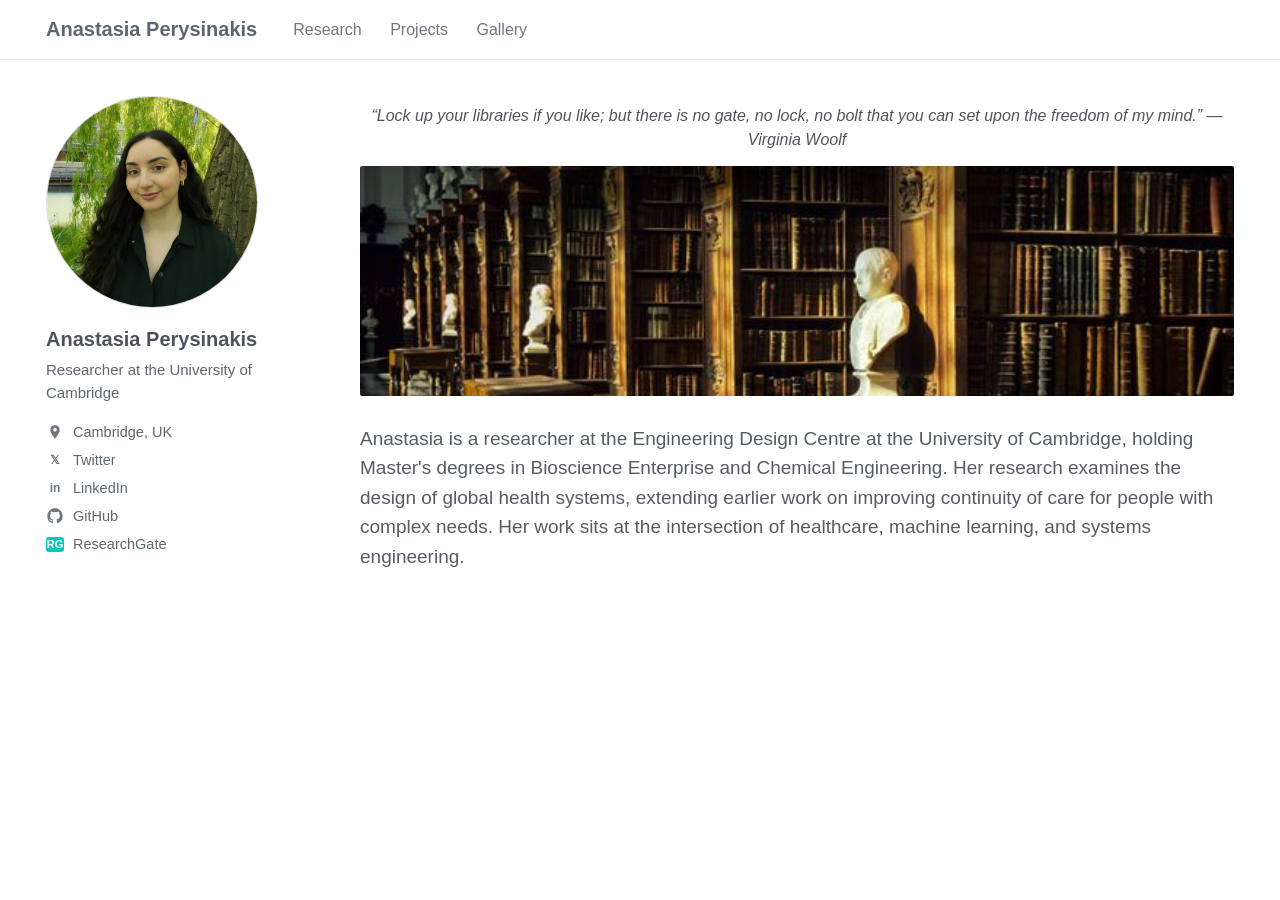
<file: index.html>
<!DOCTYPE html>
<html lang="en">
<head>
  <meta charset="UTF-8" />
  <meta name="viewport" content="width=device-width, initial-scale=1.0" />
  <title>Anastasia Perysinakis</title>
  <link rel="stylesheet" href="style.css" />
</head>
<body>
  <header>
    <a class="site-title" href="/">Anastasia Perysinakis</a>
    <nav>
      <a href="research.html">Research</a>
      <a href="projects.html">Projects</a>
      <a href="photography.html">Gallery</a>
    </nav>
  </header>

  <div class="container">
    <aside class="sidebar">
      <img class="profile-pic" src="images/profile2.jpeg" alt="Anastasia Perysinakis" />

      <h2>Anastasia Perysinakis</h2>
      <p class="role">Researcher at the University of Cambridge</p>

      <div class="info-item">
        <span class="icon">
          <svg viewBox="0 0 24 24" width="16" height="16" fill="currentColor">
            <path d="M12 2C8.13 2 5 5.13 5 9c0 5.25 7 13 7 13s7-7.75 7-13c0-3.87-3.13-7-7-7zm0 9.5A2.5 2.5 0 1 1 12 6a2.5 2.5 0 0 1 0 5.5z"/>
          </svg>
        </span>
        <span>Cambridge, UK</span>
      </div>

      <a class="social-link" href="https://x.com/APerysinakis" target="_blank" rel="noopener noreferrer">
        <span class="icon">𝕏</span>
        <span>Twitter</span>
      </a>

      <a class="social-link" href="https://www.linkedin.com/in/anastasia-perysinakis/" target="_blank" rel="noopener noreferrer">
        <span class="icon">in</span>
        <span>LinkedIn</span>
      </a>

      <a class="social-link" href="https://github.com/AnastasiaPerysinakis/" target="_blank" rel="noopener noreferrer">
        <span class="icon">
          <svg viewBox="0 0 24 24" width="16" height="16" fill="currentColor" aria-hidden="true">
            <path d="M12 .5C5.65.5.5 5.65.5 12a11.5 11.5 0 0 0 7.86 10.92c.58.11.79-.25.79-.56 0-.27-.01-1.17-.02-2.12-3.2.7-3.88-1.36-3.88-1.36-.52-1.32-1.28-1.67-1.28-1.67-1.05-.72.08-.71.08-.71 1.16.08 1.77 1.19 1.77 1.19 1.03 1.76 2.7 1.25 3.36.96.1-.75.4-1.25.73-1.54-2.55-.29-5.23-1.27-5.23-5.66 0-1.25.45-2.27 1.18-3.08-.12-.29-.51-1.46.11-3.04 0 0 .96-.31 3.14 1.18A10.9 10.9 0 0 1 12 6.03c.97 0 1.95.13 2.86.38 2.18-1.49 3.13-1.18 3.13-1.18.63 1.58.24 2.75.12 3.04.73.81 1.18 1.83 1.18 3.08 0 4.4-2.69 5.36-5.25 5.65.41.35.78 1.04.78 2.1 0 1.52-.01 2.75-.01 3.13 0 .31.2.68.8.56A11.5 11.5 0 0 0 23.5 12C23.5 5.65 18.35.5 12 .5z"/>
          </svg>
        </span>
        <span>GitHub</span>
      </a>

      <a class="social-link" href="https://www.researchgate.net/profile/Anastasia-Perysinakis-2/" target="_blank" rel="noopener noreferrer">
        <span class="icon rg-icon">RG</span>
        <span>ResearchGate</span>
      </a>
    </aside>

    <main class="main">
      <div class="hero-block">
        <div class="hero-quote">
          “Lock up your libraries if you like; but there is no gate, no lock, no bolt that you can set upon the freedom of my mind.” — Virginia Woolf
        </div>
      
          <div class="hero-banner">
            <div class="hero-caption">Wren Library - Trinity College, Cambridge</div>
          </div>
        </div>
      <div class="intro-text">
        <p>
          Anastasia is a researcher at the Engineering Design Centre at the University of Cambridge, holding Master's degrees in Bioscience Enterprise and Chemical Engineering. Her research examines the design of global health systems, extending earlier work on improving continuity of care for people with complex needs.  Her work sits at the intersection of healthcare, machine learning, and systems engineering.
        </p>
      </div>
    </main>
  </div>
</body>
</html>
</file>
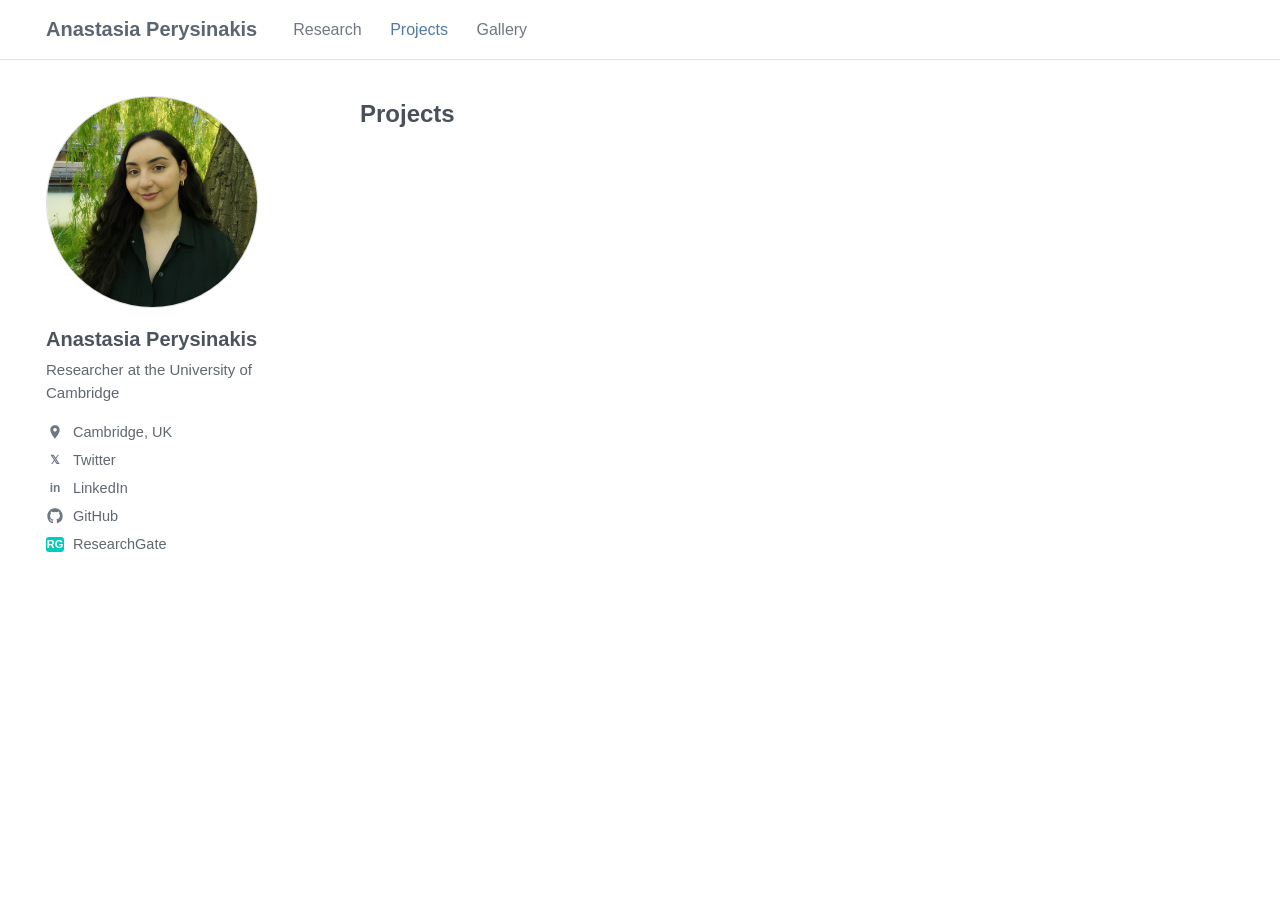
<file: projects.html>
<!DOCTYPE html>
<html lang="en">
<head>
  <meta charset="UTF-8" />
  <meta name="viewport" content="width=device-width, initial-scale=1.0" />
  <title>Projects | Anastasia Perysinakis</title>
  <link rel="stylesheet" href="style.css" />
</head>
<body>
  <header>
    <a class="site-title" href="/">Anastasia Perysinakis</a>
    <nav>
      <a href="research.html">Research</a>
      <a class="active" href="projects.html">Projects</a>
      <a href="photography.html">Gallery</a>
    </nav>
  </header>

  <div class="container">
    <aside class="sidebar">
      <img class="profile-pic" src="images/profile2.jpeg" alt="Anastasia Perysinakis" />
      <h2>Anastasia Perysinakis</h2>
      <p class="role">Researcher at the University of Cambridge</p>

      <div class="info-item">
        <span class="icon">
          <svg viewBox="0 0 24 24" width="16" height="16" fill="currentColor">
            <path d="M12 2C8.13 2 5 5.13 5 9c0 5.25 7 13 7 13s7-7.75 7-13c0-3.87-3.13-7-7-7zm0 9.5A2.5 2.5 0 1 1 12 6a2.5 2.5 0 0 1 0 5.5z"/>
          </svg>
        </span>
        <span>Cambridge, UK</span>
      </div>

      <a class="social-link" href="https://x.com/APerysinakis" target="_blank" rel="noopener noreferrer">
        <span class="icon">𝕏</span>
        <span>Twitter</span>
      </a>

      <a class="social-link" href="https://www.linkedin.com/in/anastasia-perysinakis/" target="_blank" rel="noopener noreferrer">
        <span class="icon">in</span>
        <span>LinkedIn</span>
      </a>

      <a class="social-link" href="https://github.com/AnastasiaPerysinakis/" target="_blank" rel="noopener noreferrer">
        <span class="icon">
          <svg viewBox="0 0 24 24" width="16" height="16" fill="currentColor" aria-hidden="true">
            <path d="M12 .5C5.65.5.5 5.65.5 12a11.5 11.5 0 0 0 7.86 10.92c.58.11.79-.25.79-.56 0-.27-.01-1.17-.02-2.12-3.2.7-3.88-1.36-3.88-1.36-.52-1.32-1.28-1.67-1.28-1.67-1.05-.72.08-.71.08-.71 1.16.08 1.77 1.19 1.77 1.19 1.03 1.76 2.7 1.25 3.36.96.1-.75.4-1.25.73-1.54-2.55-.29-5.23-1.27-5.23-5.66 0-1.25.45-2.27 1.18-3.08-.12-.29-.51-1.46.11-3.04 0 0 .96-.31 3.14 1.18A10.9 10.9 0 0 1 12 6.03c.97 0 1.95.13 2.86.38 2.18-1.49 3.13-1.18 3.13-1.18.63 1.58.24 2.75.12 3.04.73.81 1.18 1.83 1.18 3.08 0 4.4-2.69 5.36-5.25 5.65.41.35.78 1.04.78 2.1 0 1.52-.01 2.75-.01 3.13 0 .31.2.68.8.56A11.5 11.5 0 0 0 23.5 12C23.5 5.65 18.35.5 12 .5z"/>
          </svg>
        </span>
        <span>GitHub</span>
      </a>

      <a class="social-link" href="https://www.researchgate.net/profile/Anastasia-Perysinakis-2/" target="_blank" rel="noopener noreferrer">
        <span class="icon rg-icon">RG</span>
        <span>ResearchGate</span>
      </a>
    </aside>

    <main class="main section">
      <h1>Projects</h1>
    </main>
  </div>
</body>
</html>
</file>
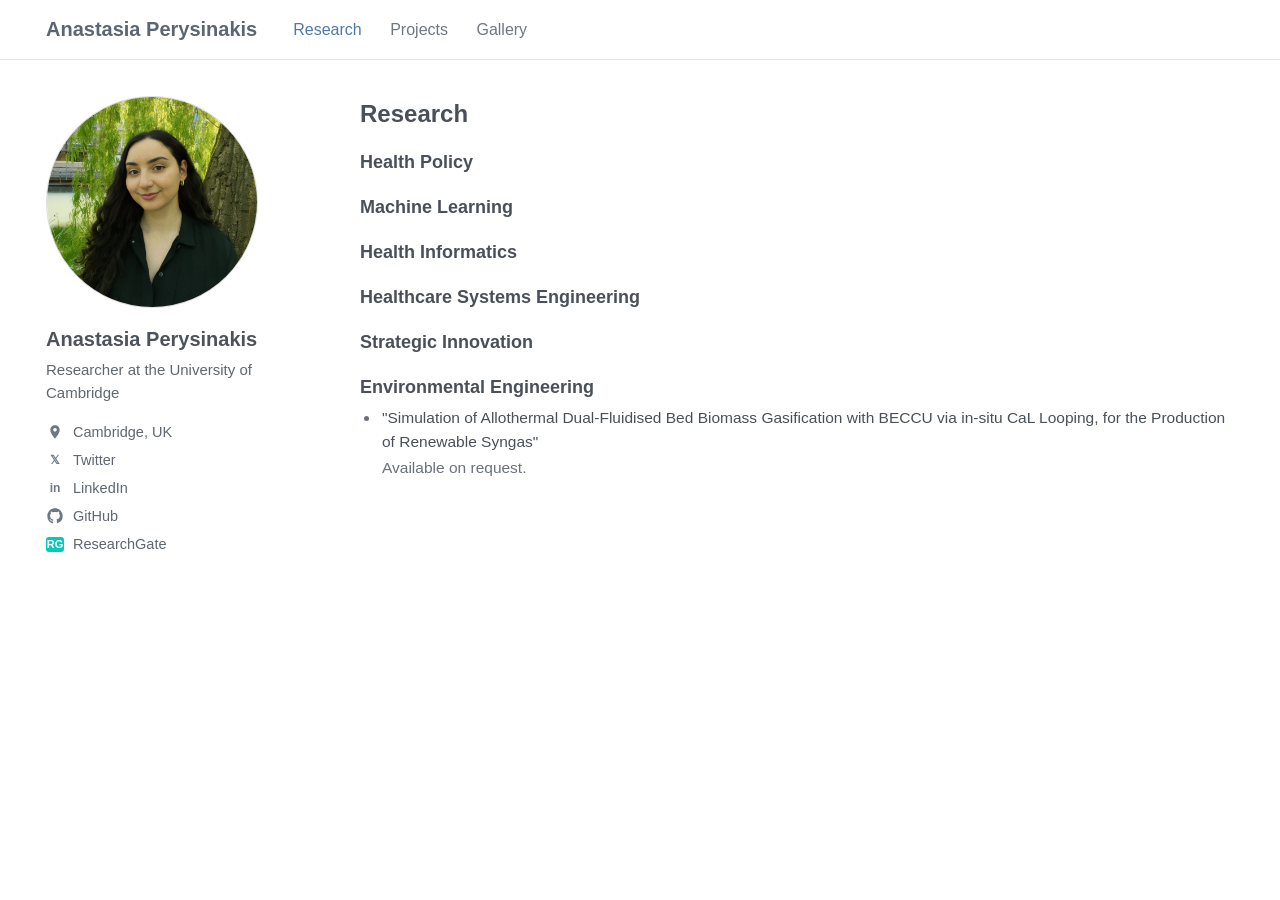
<file: research.html>
<!DOCTYPE html>
<html lang="en">
<head>
  <meta charset="UTF-8" />
  <meta name="viewport" content="width=device-width, initial-scale=1.0" />
  <title>Research | Anastasia Perysinakis</title>
  <link rel="stylesheet" href="style.css" />
</head>
<body>
  <header>
    <a class="site-title" href="/">Anastasia Perysinakis</a>
    <nav>
      <a class="active" href="research.html">Research</a>
      <a href="projects.html">Projects</a>
      <a href="photography.html">Gallery</a>
    </nav>
  </header>

  <div class="container">
    <aside class="sidebar">
      <img class="profile-pic" src="images/profile2.jpeg" alt="Anastasia Perysinakis" />

      <h2>Anastasia Perysinakis</h2>
      <p class="role">Researcher at the University of Cambridge</p>

      <div class="info-item">
        <span class="icon">
          <svg viewBox="0 0 24 24" width="16" height="16" fill="currentColor">
            <path d="M12 2C8.13 2 5 5.13 5 9c0 5.25 7 13 7 13s7-7.75 7-13c0-3.87-3.13-7-7-7zm0 9.5A2.5 2.5 0 1 1 12 6a2.5 2.5 0 0 1 0 5.5z"/>
          </svg>
        </span>
        <span>Cambridge, UK</span>
      </div>

      <a class="social-link" href="https://x.com/APerysinakis" target="_blank" rel="noopener noreferrer">
        <span class="icon">𝕏</span>
        <span>Twitter</span>
      </a>

      <a class="social-link" href="https://www.linkedin.com/in/anastasia-perysinakis/" target="_blank" rel="noopener noreferrer">
        <span class="icon">in</span>
        <span>LinkedIn</span>
      </a>

      <a class="social-link" href="https://github.com/AnastasiaPerysinakis/" target="_blank" rel="noopener noreferrer">
        <span class="icon">
          <svg viewBox="0 0 24 24" width="16" height="16" fill="currentColor" aria-hidden="true">
            <path d="M12 .5C5.65.5.5 5.65.5 12a11.5 11.5 0 0 0 7.86 10.92c.58.11.79-.25.79-.56 0-.27-.01-1.17-.02-2.12-3.2.7-3.88-1.36-3.88-1.36-.52-1.32-1.28-1.67-1.28-1.67-1.05-.72.08-.71.08-.71 1.16.08 1.77 1.19 1.77 1.19 1.03 1.76 2.7 1.25 3.36.96.1-.75.4-1.25.73-1.54-2.55-.29-5.23-1.27-5.23-5.66 0-1.25.45-2.27 1.18-3.08-.12-.29-.51-1.46.11-3.04 0 0 .96-.31 3.14 1.18A10.9 10.9 0 0 1 12 6.03c.97 0 1.95.13 2.86.38 2.18-1.49 3.13-1.18 3.13-1.18.63 1.58.24 2.75.12 3.04.73.81 1.18 1.83 1.18 3.08 0 4.4-2.69 5.36-5.25 5.65.41.35.78 1.04.78 2.1 0 1.52-.01 2.75-.01 3.13 0 .31.2.68.8.56A11.5 11.5 0 0 0 23.5 12C23.5 5.65 18.35.5 12 .5z"/>
          </svg>
        </span>
        <span>GitHub</span>
      </a>

      <a class="social-link" href="https://www.researchgate.net/profile/Anastasia-Perysinakis-2/" target="_blank" rel="noopener noreferrer">
        <span class="icon rg-icon">RG</span>
        <span>ResearchGate</span>
      </a>
    </aside>

    <main class="main section">
      <h1>Research</h1>

      <h2>Health Policy</h2>

      <h2>Machine Learning</h2>

      <h2>Health Informatics</h2>

      <h2>Healthcare Systems Engineering</h2>

      <h2>Strategic Innovation</h2>
      <ul>
      </ul>

      <h2>Environmental Engineering</h2>
      <ul>
        <li>
          <strong>"Simulation of Allothermal Dual-Fluidised Bed Biomass Gasification with BECCU via in-situ CaL Looping, for the Production of Renewable Syngas"</strong>
          <span class="paper-meta">
            Available on request.
          </span>
        </li>
      </ul>
    </main>
  </div>
</body>
</html>
</file>
<file: style.css>
body {
  margin: 0;
  font-family: -apple-system, BlinkMacSystemFont, "Segoe UI", Roboto, sans-serif;
  background: #ffffff;
  color: #4a4f57;
}

header {
  position: sticky;
  top: 0;
  z-index: 1000;
  display: flex;
  align-items: center;
  gap: 36px;
  padding: 18px 46px;
  border-bottom: 1px solid #e3e3e3;
  background: #ffffff;
}

.site-title {
  font-size: 20px;
  font-weight: 700;
  color: #5b6672;
  text-decoration: none;
}

nav a {
  margin-right: 24px;
  text-decoration: none;
  color: #6f7781;
  font-size: 16px;
}

nav a:hover,
nav a.active {
  color: #4f79a8;
}

.container {
  max-width: 1280px;
  margin: 0 auto;
  display: flex;
  gap: 64px;
  padding: 36px 46px 56px;
  box-sizing: border-box;
}

.sidebar {
  width: 250px;
  flex-shrink: 0;
}

.profile-pic {
  width: 210px;
  height: 210px;
  border-radius: 50%;
  object-fit: cover;
  border: 1px solid #dddddd;
  display: block;
  margin-bottom: 20px;
}

.sidebar h2 {
  margin: 0 0 8px 0;
  font-size: 20px;
  color: #4d535c;
}

.sidebar .role {
  margin: 0 0 20px 0;
  color: #5f6770;
  font-size: 15px;
  line-height: 1.5;
}

.info-item,
.social-link {
  display: flex;
  align-items: center;
  gap: 9px;
  color: #5f6770;
  text-decoration: none;
  margin-bottom: 12px;
  font-size: 14.5px;
}

.social-link:hover {
  color: #4f79a8;
}

.icon {
  width: 18px;
  display: inline-flex;
  justify-content: center;
  align-items: center;
  font-size: 12px;
  font-weight: 600;
  color: #6f7781;
  flex-shrink: 0;
}

.icon svg {
  display: block;
}

.rg-icon {
  font-size: 11px;
  font-weight: 700;
  color: white;
  background: #00ccbb;
  border-radius: 3px;
  padding: 2px 4px;
  line-height: 1;
  box-sizing: border-box;
}

.main {
  flex: 1;
  min-width: 0;
}

/* Hero block: quote above image */
.hero-block {
  width: 100%;
  max-width: 900px;
  margin: 8px 0 28px 0;
}

.hero-quote {
  text-align: center;
  font-style: italic;
  font-size: 16px;
  line-height: 1.5;
  color: #4f545c;
  margin: 0 0 14px 0;
}

.hero-banner {
  position: relative;
  width: 100%;
  height: 230px;
  border-radius: 2px;
  background-image: url("images/books.jpg");
  background-size: cover;
  background-repeat: no-repeat;
  background-position: center center;
  overflow: hidden;
}

.hero-caption {
  position: absolute;
  inset: 0;
  background: rgba(0, 0, 0, 0.35);
  color: white;
  font-size: 16px;
  line-height: 1.4;
  display: flex;
  align-items: center;
  justify-content: center;
  text-align: center;
  padding: 12px;
  opacity: 0;
  transition: opacity 0.25s ease;
}

.hero-banner:hover .hero-caption {
  opacity: 1;
}

.intro-text {
  max-width: 900px;
  font-size: 19px;
  line-height: 1.55;
  color: #555c65;
}

.intro-text p {
  margin: 0 0 16px 0;
}

.section {
  max-width: 950px;
}

.section h1 {
  font-size: 24px;
  margin: 4px 0 18px 0;
  color: #4a5059;
}

.section h2 {
  font-size: 18px;
  margin: 24px 0 8px 0;
  color: #4a5059;
  font-weight: 600;
}

.section p {
  font-size: 16px;
  line-height: 1.6;
  color: #596069;
}

.section ul {
  list-style: disc;
  padding-left: 20px;
  margin: 2px 0 18px 0;
}

.section li {
  font-size: 15.5px;
  line-height: 1.55;
  color: #6a717a;
  margin: 0 0 14px 0;
  padding-left: 2px;
}

.section li strong {
  font-weight: 500;
  color: #4a5059;
}

.section a {
  color: #58a4d8;
  text-decoration: none;
}

.section a:hover {
  text-decoration: underline;
}

.paper-meta {
  display: block;
  margin-top: 2px;
}

.photo-grid {
  column-count: 2;
  column-gap: 16px;
  max-width: 900px;
}

.photo-item {
  position: relative;
  break-inside: avoid;
  margin-bottom: 16px;
  overflow: hidden;
}

.photo-item img {
  width: 100%;
  height: auto;
  display: block;
  transition: transform 0.3s ease;
}

.photo-caption {
  position: absolute;
  inset: 0;
  background: rgba(0, 0, 0, 0.42);
  color: white;
  font-size: 15px;
  line-height: 1.4;
  display: flex;
  align-items: center;
  justify-content: center;
  text-align: center;
  padding: 12px;
  opacity: 0;
  transition: opacity 0.25s ease;
}

.photo-item:hover .photo-caption {
  opacity: 1;
}

.photo-item:hover img {
  transform: scale(1.02);
}

@media (max-width: 900px) {
  header {
    flex-wrap: wrap;
    gap: 14px;
    padding: 18px 20px;
  }

  .container {
    flex-direction: column;
    gap: 28px;
    padding: 28px 20px 40px;
  }

  .sidebar {
    width: 100%;
  }

  .profile-pic {
    width: 180px;
    height: 180px;
  }

  .hero-quote {
    font-size: 14px;
    line-height: 1.45;
    margin-bottom: 10px;
  }

  .hero-banner {
    height: 190px;
  }

  .photo-grid {
    column-count: 1;
  }
}
</file>
